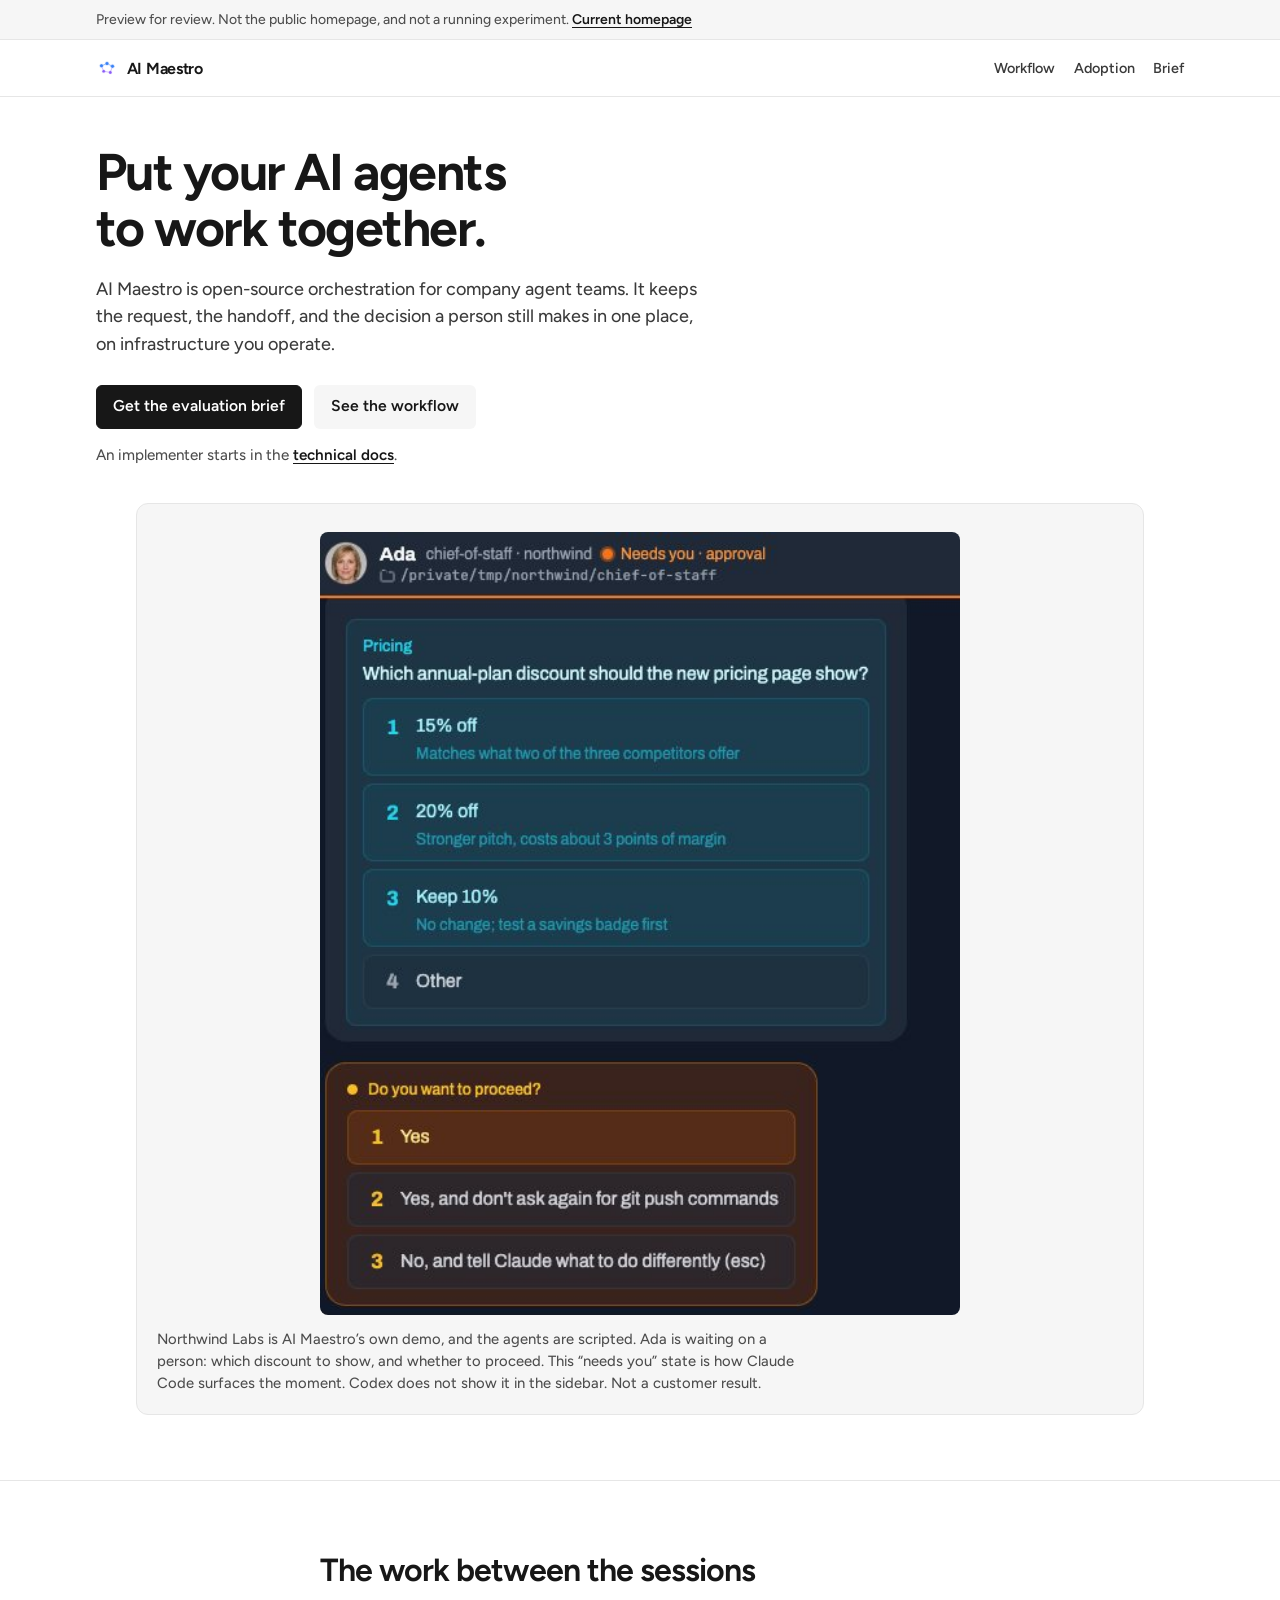
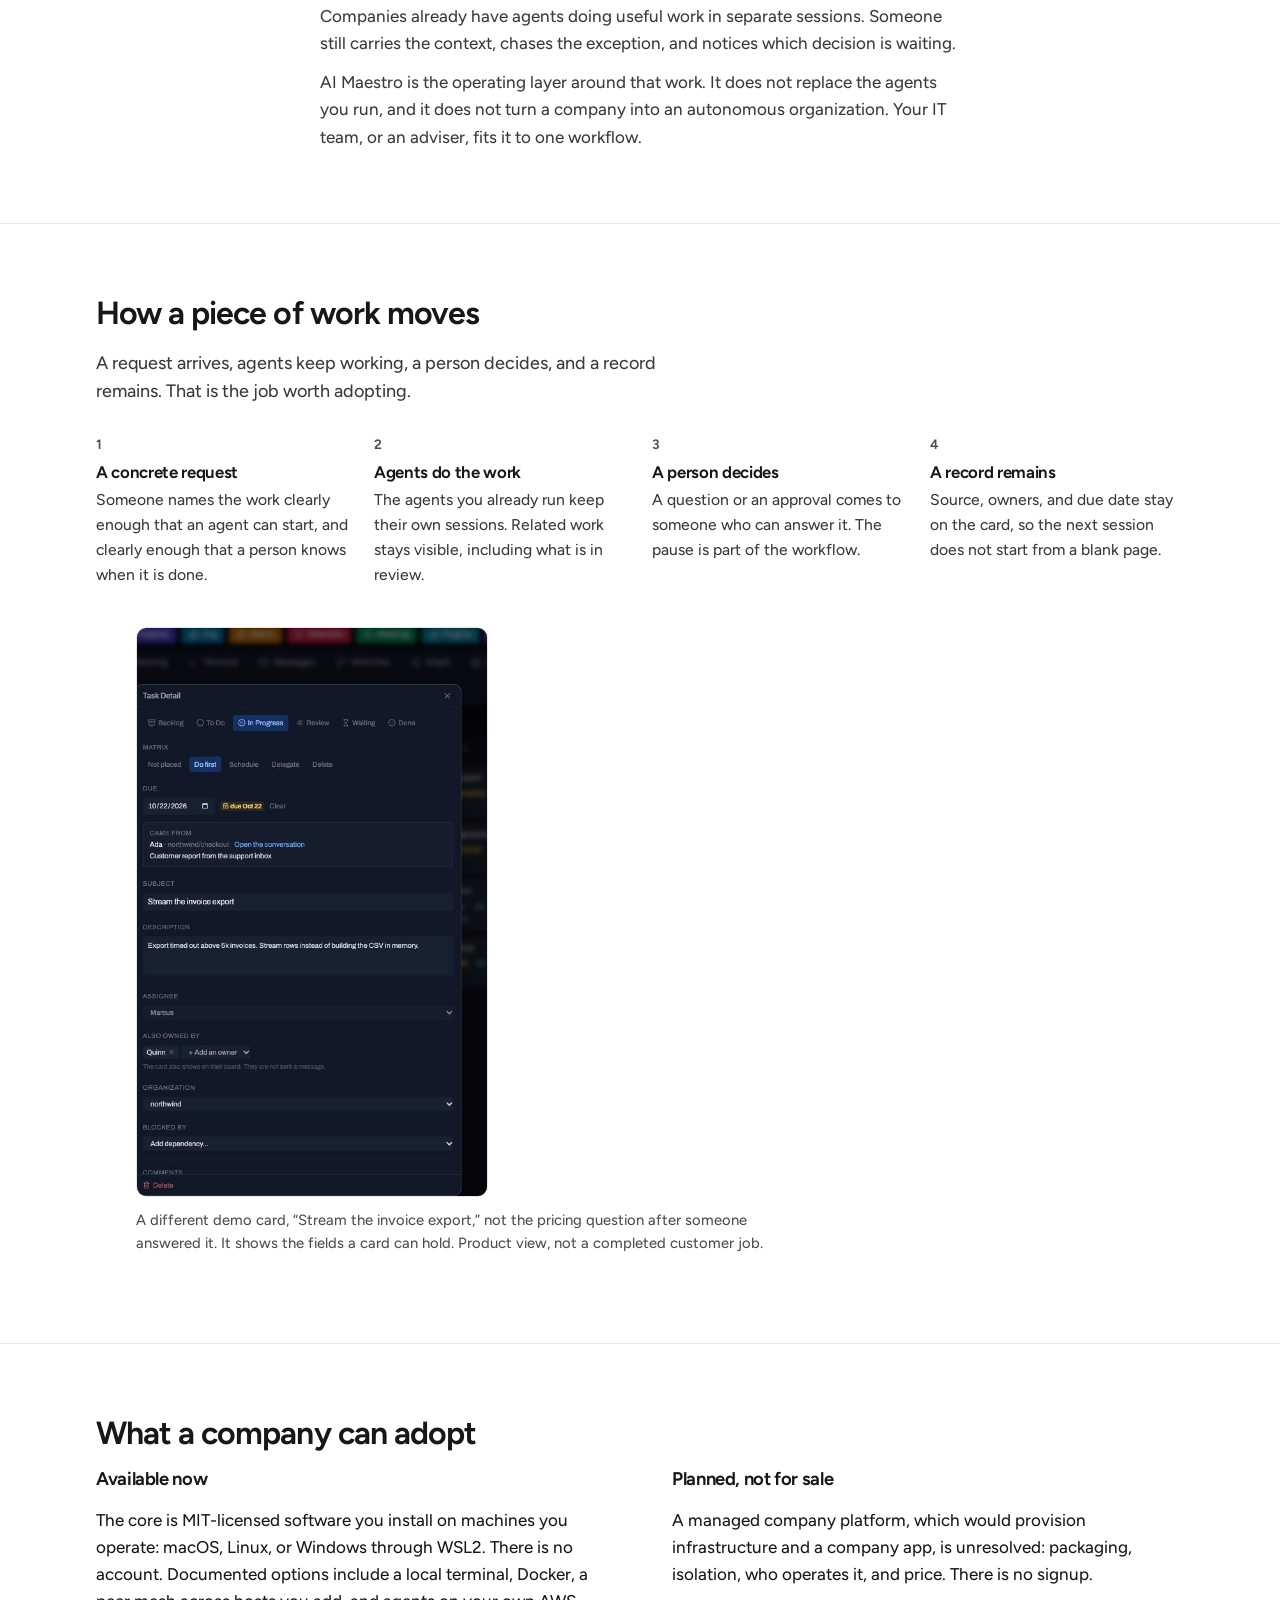
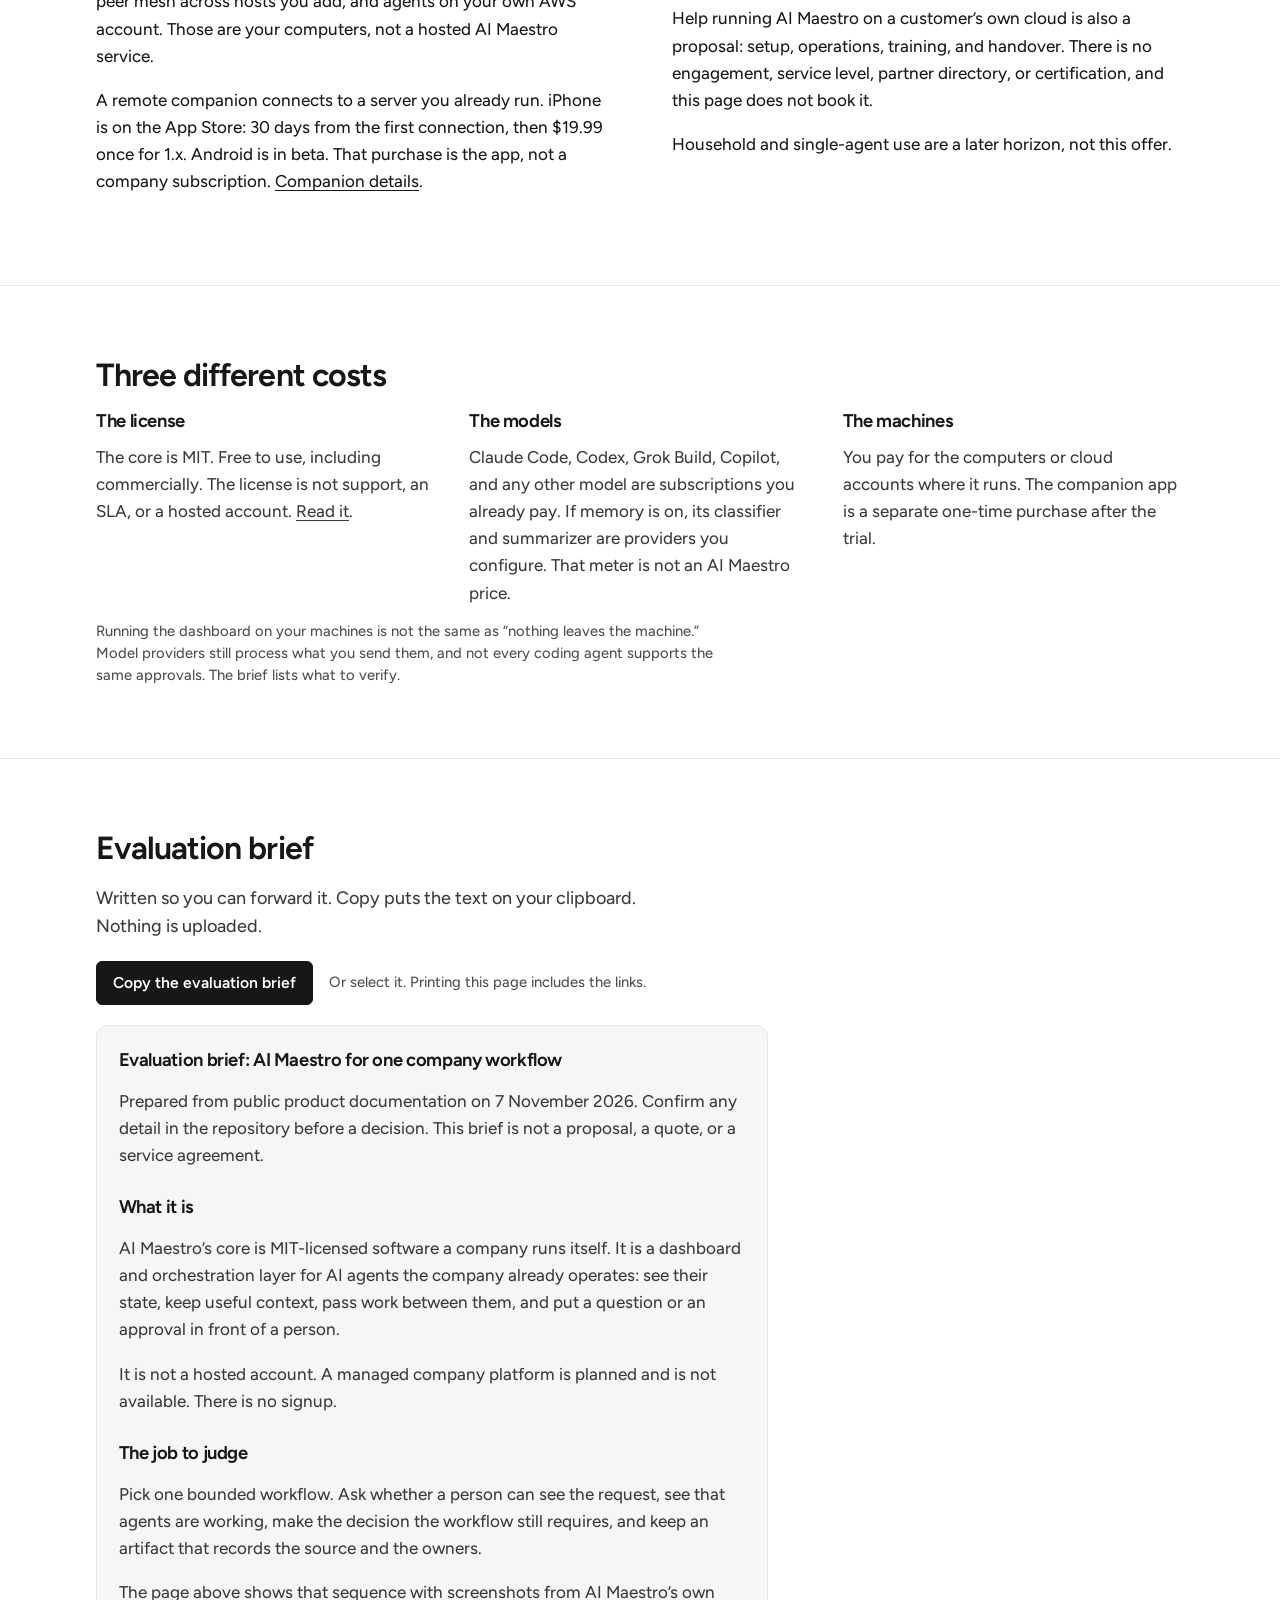
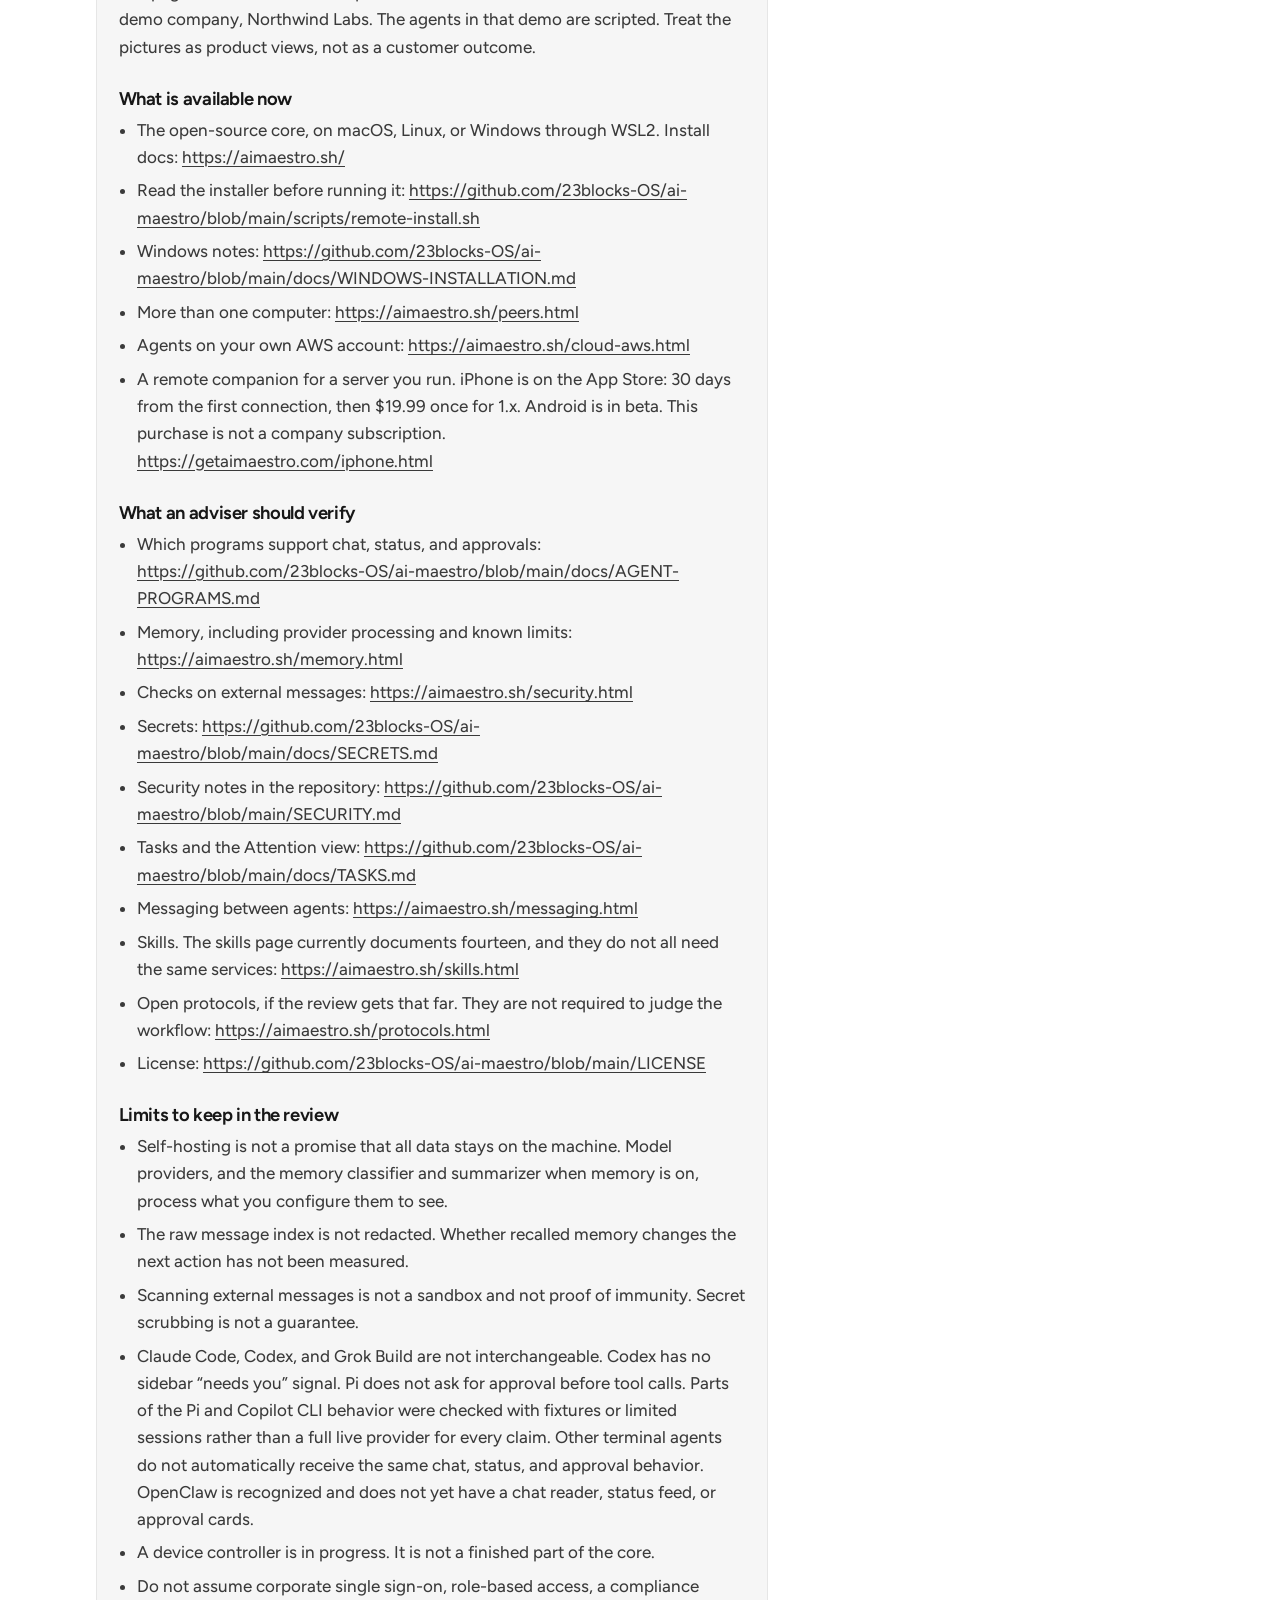
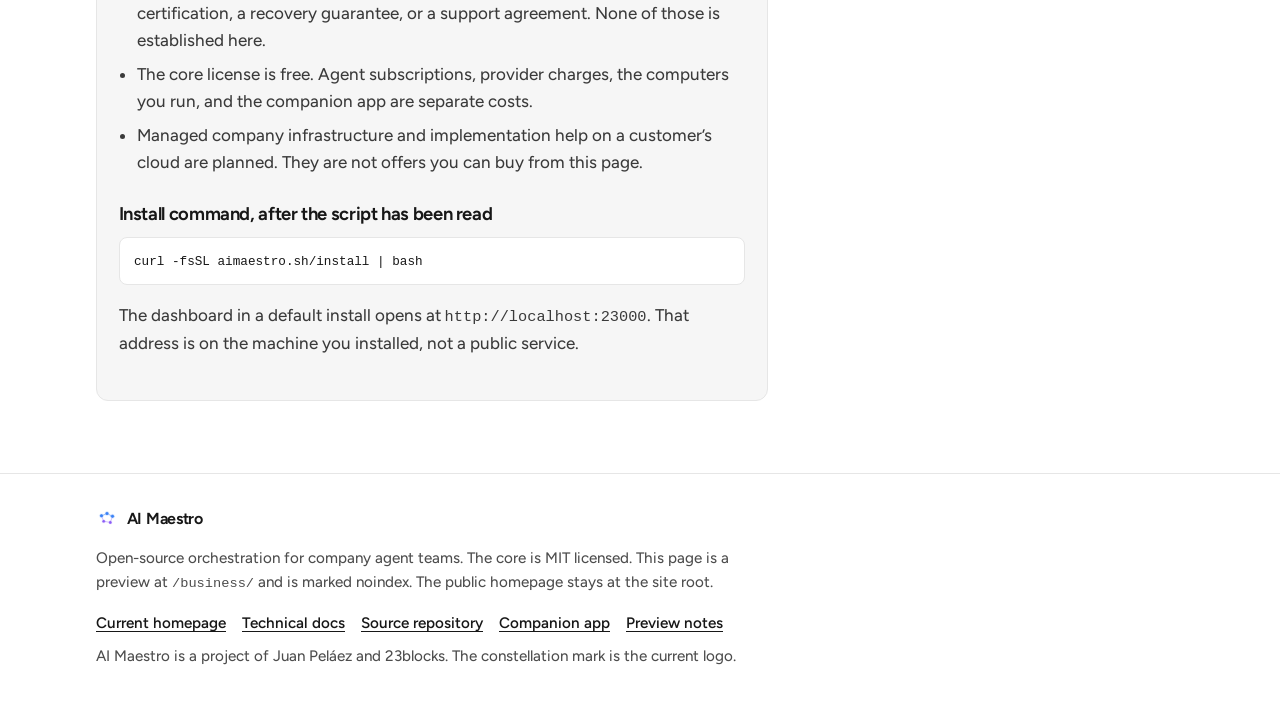
<file: business/index.html>
<!DOCTYPE html>
<html lang="en">
<head>
  <meta charset="utf-8">
  <meta name="viewport" content="width=device-width, initial-scale=1">
  <title>AI Maestro for companies</title>
  <meta name="description" content="Open-source orchestration for company agent teams. See the work, keep the decision with a person, and hand your IT team a brief they can evaluate.">
  <meta name="robots" content="noindex, nofollow">
  <link rel="canonical" href="https://getaimaestro.com/business/">
  <meta name="theme-color" content="#ffffff">
  <meta property="og:type" content="website">
  <meta property="og:url" content="https://getaimaestro.com/business/">
  <meta property="og:title" content="AI Maestro for companies">
  <meta property="og:description" content="Coordinate company agent work on infrastructure you operate. A preview page. The public homepage is unchanged.">
  <meta property="og:site_name" content="AI Maestro">
  <link rel="icon" href="../favicon.svg" type="image/svg+xml">
  <link rel="icon" href="../favicon.ico">
  <link rel="preload" href="fonts/figtree.woff2" as="font" type="font/woff2" crossorigin>
  <link rel="stylesheet" href="fonts/fonts.css">
  <link rel="stylesheet" href="company.css">
</head>
<body data-ab-variant="business" data-ab-exposure="preview-url">
  <a class="skip" href="#content">Skip to content</a>
  <p class="preview-note"><span class="wrap">Preview for review. Not the public homepage, and not a running experiment. <a href="/">Current homepage</a></span></p>

  <!-- site-nav-sync: excluded. scripts/sync-nav.py rewrites only root and blog pages. -->
  <header class="site-header">
    <div class="wrap">
      <a class="brand" href="#content">
        <img src="../logo-constellation.svg" alt="" width="22" height="22">
        AI Maestro
      </a>
      <nav aria-label="On this page">
        <div class="site-nav">
          <a href="#workflow">Workflow</a>
          <a href="#adoption">Adoption</a>
          <a href="#evaluation">Brief</a>
        </div>
      </nav>
    </div>
  </header>

  <main id="content">
    <section class="hero" aria-labelledby="page-title">
      <div class="wrap">
        <h1 id="page-title">Put your AI agents to work together.</h1>
        <p class="lede">AI Maestro is open-source orchestration for company agent teams. It keeps the request, the handoff, and the decision a person still makes in one place, on infrastructure you operate.</p>
        <div class="actions">
          <a class="button" href="#evaluation" data-ab-hook="open-brief" data-ab-intent="engagement">Get the evaluation brief</a>
          <a class="button button-quiet" href="#workflow" data-ab-hook="see-workflow" data-ab-intent="engagement">See the workflow</a>
        </div>
        <p class="quiet-path">An implementer starts in the <a href="https://aimaestro.sh/" data-ab-hook="technical-evaluation" data-ab-intent="secondary">technical docs</a>.</p>
        <figure class="stage">
          <img src="media/person-decides.jpg" width="494" height="604" alt="Chat in the Northwind Labs demo. Ada asks which annual-plan discount the pricing page should show, and whether to proceed with a command.">
          <figcaption>Northwind Labs is AI Maestro’s own demo, and the agents are scripted. Ada is waiting on a person: which discount to show, and whether to proceed. This “needs you” state is how Claude Code surfaces the moment. Codex does not show it in the sidebar. Not a customer result.</figcaption>
        </figure>
      </div>
    </section>

    <section aria-labelledby="job-title">
      <div class="wrap prose">
        <h2 id="job-title">The work between the sessions</h2>
        <p>Companies already have agents doing useful work in separate sessions. Someone still carries the context, chases the exception, and notices which decision is waiting.</p>
        <p>AI Maestro is the operating layer around that work. It does not replace the agents you run, and it does not turn a company into an autonomous organization. Your IT team, or an adviser, fits it to one workflow.</p>
      </div>
    </section>

    <section id="workflow" aria-labelledby="workflow-title">
      <div class="wrap">
        <h2 id="workflow-title">How a piece of work moves</h2>
        <p class="lede">A request arrives, agents keep working, a person decides, and a record remains. That is the job worth adopting.</p>
        <ol class="steps">
          <li>
            <span class="n">1</span>
            <h3>A concrete request</h3>
            <p>Someone names the work clearly enough that an agent can start, and clearly enough that a person knows when it is done.</p>
          </li>
          <li>
            <span class="n">2</span>
            <h3>Agents do the work</h3>
            <p>The agents you already run keep their own sessions. Related work stays visible, including what is in review.</p>
          </li>
          <li>
            <span class="n">3</span>
            <h3>A person decides</h3>
            <p>A question or an approval comes to someone who can answer it. The pause is part of the workflow.</p>
          </li>
          <li>
            <span class="n">4</span>
            <h3>A record remains</h3>
            <p>Source, owners, and due date stay on the card, so the next session does not start from a blank page.</p>
          </li>
        </ol>
        <figure class="record">
          <img src="media/card-record.jpg" width="548" height="888" alt="Task detail for a different Northwind Labs demo card, Stream the invoice export. It shows status, due date, source, subject, and two owners.">
          <figcaption>A different demo card, “Stream the invoice export,” not the pricing question after someone answered it. It shows the fields a card can hold. Product view, not a completed customer job.</figcaption>
        </figure>
      </div>
    </section>

    <section id="adoption" aria-labelledby="adoption-title">
      <div class="wrap">
        <h2 id="adoption-title">What a company can adopt</h2>
        <div class="split">
          <div>
            <h3>Available now</h3>
            <p>The core is MIT-licensed software you install on machines you operate: macOS, Linux, or Windows through WSL2. There is no account. Documented options include a local terminal, Docker, a peer mesh across hosts you add, and agents on your own AWS account. Those are your computers, not a hosted AI Maestro service.</p>
            <p>A remote companion connects to a server you already run. iPhone is on the App Store: 30 days from the first connection, then $19.99 once for 1.x. Android is in beta. That purchase is the app, not a company subscription. <a href="/iphone.html">Companion details</a>.</p>
          </div>
          <div>
            <h3>Planned, not for sale</h3>
            <p>A managed company platform, which would provision infrastructure and a company app, is unresolved: packaging, isolation, who operates it, and price. There is no signup.</p>
            <p>Help running AI Maestro on a customer’s own cloud is also a proposal: setup, operations, training, and handover. There is no engagement, service level, partner directory, or certification, and this page does not book it.</p>
            <p>Household and single-agent use are a later horizon, not this offer.</p>
          </div>
        </div>
      </div>
    </section>

    <section id="costs" aria-labelledby="costs-title">
      <div class="wrap">
        <h2 id="costs-title">Three different costs</h2>
        <div class="costs">
          <article>
            <h3>The license</h3>
            <p>The core is MIT. Free to use, including commercially. The license is not support, an SLA, or a hosted account. <a href="https://github.com/23blocks-OS/ai-maestro/blob/main/LICENSE" data-ab-hook="technical-evaluation" data-ab-intent="secondary">Read it</a>.</p>
          </article>
          <article>
            <h3>The models</h3>
            <p>Claude Code, Codex, Grok Build, Copilot, and any other model are subscriptions you already pay. If memory is on, its classifier and summarizer are providers you configure. That meter is not an AI Maestro price.</p>
          </article>
          <article>
            <h3>The machines</h3>
            <p>You pay for the computers or cloud accounts where it runs. The companion app is a separate one-time purchase after the trial.</p>
          </article>
        </div>
        <p class="note">Running the dashboard on your machines is not the same as “nothing leaves the machine.” Model providers still process what you send them, and not every coding agent supports the same approvals. The brief lists what to verify.</p>
      </div>
    </section>

    <section id="evaluation" aria-labelledby="evaluation-title">
      <div class="wrap">
        <h2 id="evaluation-title">Evaluation brief</h2>
        <p class="lede">Written so you can forward it. Copy puts the text on your clipboard. Nothing is uploaded.</p>
        <div class="copy-row">
          <button type="button" id="copy-brief" data-ab-hook="business-handoff" data-ab-intent="primary">Copy the evaluation brief</button>
          <p class="copy-hint" id="copy-hint">Or select it. Printing this page includes the links.</p>
          <p class="visually-hidden" id="copy-status" role="status"></p>
        </div>

        <article class="brief" id="brief">
          <h3>Evaluation brief: AI Maestro for one company workflow</h3>
          <p>Prepared from public product documentation on 7 November 2026. Confirm any detail in the repository before a decision. This brief is not a proposal, a quote, or a service agreement.</p>

          <h3>What it is</h3>
          <p>AI Maestro’s core is MIT-licensed software a company runs itself. It is a dashboard and orchestration layer for AI agents the company already operates: see their state, keep useful context, pass work between them, and put a question or an approval in front of a person.</p>
          <p>It is not a hosted account. A managed company platform is planned and is not available. There is no signup.</p>

          <h3>The job to judge</h3>
          <p>Pick one bounded workflow. Ask whether a person can see the request, see that agents are working, make the decision the workflow still requires, and keep an artifact that records the source and the owners.</p>
          <p>The page above shows that sequence with screenshots from AI Maestro’s own demo company, Northwind Labs. The agents in that demo are scripted. Treat the pictures as product views, not as a customer outcome.</p>

          <h3>What is available now</h3>
          <ul>
            <li>The open-source core, on macOS, Linux, or Windows through WSL2. Install docs: <a href="https://aimaestro.sh/" data-ab-hook="technical-evaluation" data-ab-intent="secondary">https://aimaestro.sh/</a></li>
            <li>Read the installer before running it: <a href="https://github.com/23blocks-OS/ai-maestro/blob/main/scripts/remote-install.sh" data-ab-hook="technical-evaluation" data-ab-intent="secondary">https://github.com/23blocks-OS/ai-maestro/blob/main/scripts/remote-install.sh</a></li>
            <li>Windows notes: <a href="https://github.com/23blocks-OS/ai-maestro/blob/main/docs/WINDOWS-INSTALLATION.md" data-ab-hook="technical-evaluation" data-ab-intent="secondary">https://github.com/23blocks-OS/ai-maestro/blob/main/docs/WINDOWS-INSTALLATION.md</a></li>
            <li>More than one computer: <a href="https://aimaestro.sh/peers.html" data-ab-hook="technical-evaluation" data-ab-intent="secondary">https://aimaestro.sh/peers.html</a></li>
            <li>Agents on your own AWS account: <a href="https://aimaestro.sh/cloud-aws.html" data-ab-hook="technical-evaluation" data-ab-intent="secondary">https://aimaestro.sh/cloud-aws.html</a></li>
            <li>A remote companion for a server you run. iPhone is on the App Store: 30 days from the first connection, then $19.99 once for 1.x. Android is in beta. This purchase is not a company subscription. <a href="https://getaimaestro.com/iphone.html">https://getaimaestro.com/iphone.html</a></li>
          </ul>

          <h3>What an adviser should verify</h3>
          <ul>
            <li>Which programs support chat, status, and approvals: <a href="https://github.com/23blocks-OS/ai-maestro/blob/main/docs/AGENT-PROGRAMS.md" data-ab-hook="technical-evaluation" data-ab-intent="secondary">https://github.com/23blocks-OS/ai-maestro/blob/main/docs/AGENT-PROGRAMS.md</a></li>
            <li>Memory, including provider processing and known limits: <a href="https://aimaestro.sh/memory.html" data-ab-hook="technical-evaluation" data-ab-intent="secondary">https://aimaestro.sh/memory.html</a></li>
            <li>Checks on external messages: <a href="https://aimaestro.sh/security.html" data-ab-hook="technical-evaluation" data-ab-intent="secondary">https://aimaestro.sh/security.html</a></li>
            <li>Secrets: <a href="https://github.com/23blocks-OS/ai-maestro/blob/main/docs/SECRETS.md" data-ab-hook="technical-evaluation" data-ab-intent="secondary">https://github.com/23blocks-OS/ai-maestro/blob/main/docs/SECRETS.md</a></li>
            <li>Security notes in the repository: <a href="https://github.com/23blocks-OS/ai-maestro/blob/main/SECURITY.md" data-ab-hook="technical-evaluation" data-ab-intent="secondary">https://github.com/23blocks-OS/ai-maestro/blob/main/SECURITY.md</a></li>
            <li>Tasks and the Attention view: <a href="https://github.com/23blocks-OS/ai-maestro/blob/main/docs/TASKS.md" data-ab-hook="technical-evaluation" data-ab-intent="secondary">https://github.com/23blocks-OS/ai-maestro/blob/main/docs/TASKS.md</a></li>
            <li>Messaging between agents: <a href="https://aimaestro.sh/messaging.html" data-ab-hook="technical-evaluation" data-ab-intent="secondary">https://aimaestro.sh/messaging.html</a></li>
            <li>Skills. The skills page currently documents fourteen, and they do not all need the same services: <a href="https://aimaestro.sh/skills.html" data-ab-hook="technical-evaluation" data-ab-intent="secondary">https://aimaestro.sh/skills.html</a></li>
            <li>Open protocols, if the review gets that far. They are not required to judge the workflow: <a href="https://aimaestro.sh/protocols.html" data-ab-hook="technical-evaluation" data-ab-intent="secondary">https://aimaestro.sh/protocols.html</a></li>
            <li>License: <a href="https://github.com/23blocks-OS/ai-maestro/blob/main/LICENSE" data-ab-hook="technical-evaluation" data-ab-intent="secondary">https://github.com/23blocks-OS/ai-maestro/blob/main/LICENSE</a></li>
          </ul>

          <h3>Limits to keep in the review</h3>
          <ul>
            <li>Self-hosting is not a promise that all data stays on the machine. Model providers, and the memory classifier and summarizer when memory is on, process what you configure them to see.</li>
            <li>The raw message index is not redacted. Whether recalled memory changes the next action has not been measured.</li>
            <li>Scanning external messages is not a sandbox and not proof of immunity. Secret scrubbing is not a guarantee.</li>
            <li>Claude Code, Codex, and Grok Build are not interchangeable. Codex has no sidebar “needs you” signal. Pi does not ask for approval before tool calls. Parts of the Pi and Copilot CLI behavior were checked with fixtures or limited sessions rather than a full live provider for every claim. Other terminal agents do not automatically receive the same chat, status, and approval behavior. OpenClaw is recognized and does not yet have a chat reader, status feed, or approval cards.</li>
            <li>A device controller is in progress. It is not a finished part of the core.</li>
            <li>Do not assume corporate single sign-on, role-based access, a compliance certification, a recovery guarantee, or a support agreement. None of those is established here.</li>
            <li>The core license is free. Agent subscriptions, provider charges, the computers you run, and the companion app are separate costs.</li>
            <li>Managed company infrastructure and implementation help on a customer’s cloud are planned. They are not offers you can buy from this page.</li>
          </ul>

          <h3>Install command, after the script has been read</h3>
          <pre><code>curl -fsSL aimaestro.sh/install | bash</code></pre>
          <p>The dashboard in a default install opens at <span class="mono">http://localhost:23000</span>. That address is on the machine you installed, not a public service.</p>
        </article>
      </div>
    </section>
  </main>

  <footer class="site-footer">
    <div class="wrap">
      <a class="brand" href="#content">
        <img src="../logo-constellation.svg" alt="" width="22" height="22">
        AI Maestro
      </a>
      <p>Open-source orchestration for company agent teams. The core is MIT licensed. This page is a preview at <span class="mono">/business/</span> and is marked noindex. The public homepage stays at the site root.</p>
      <div class="footer-links">
        <a href="/">Current homepage</a>
        <a href="https://aimaestro.sh/" data-ab-hook="technical-evaluation" data-ab-intent="secondary">Technical docs</a>
        <a href="https://github.com/23blocks-OS/ai-maestro" data-ab-hook="technical-evaluation" data-ab-intent="secondary">Source repository</a>
        <a href="/iphone.html">Companion app</a>
        <a href="README.md">Preview notes</a>
      </div>
      <p>AI Maestro is a project of Juan Peláez and 23blocks. The constellation mark is the current logo.</p>
    </div>
  </footer>
  <script src="company.js"></script>
</body>
</html>
</file>
<file: business/fonts/fonts.css>
/* Figtree, SIL Open Font License, Latin variable file.
   Self-hosted. This page does not request a font host. */

@font-face {
  font-family: "Figtree";
  font-style: normal;
  font-weight: 300 900;
  font-display: swap;
  src: url("figtree.woff2") format("woff2");
}
</file>
<file: business/company.css>
:root {
  --canvas: #ffffff;
  --ink: #171717;
  --ink-soft: #3a3a3a;
  --muted: #4d4d4d;
  --line: #e6e6e6;
  --fill: #f6f6f6;
  --fill-strong: #efefef;
  --sans: "Figtree", "Segoe UI", sans-serif;
  --mono: ui-monospace, "SFMono-Regular", Menlo, Consolas, monospace;
  --column: 68rem;
  --pad: clamp(1.25rem, 4vw, 2.5rem);
  --space-1: 0.5rem;
  --space-2: 0.75rem;
  --space-3: 1rem;
  --space-4: 1.5rem;
  --space-5: 2rem;
  --space-6: 3rem;
  --space-7: 4.5rem;
}

*,
*::before,
*::after {
  box-sizing: border-box;
}

html {
  scroll-behavior: smooth;
  scroll-padding-top: 4.25rem;
}

body {
  margin: 0;
  background: var(--canvas);
  color: var(--ink);
  font-family: var(--sans);
  font-size: 1.0625rem;
  font-weight: 450;
  line-height: 1.6;
  text-rendering: optimizeLegibility;
}

img {
  max-width: 100%;
  height: auto;
}

a {
  color: inherit;
  text-underline-offset: 0.18em;
}

:focus {
  outline: none;
}

:focus-visible {
  outline: 2px solid var(--ink);
  outline-offset: 3px;
}

::selection {
  background: #e7e7e7;
  color: var(--ink);
}

.skip {
  position: absolute;
  left: var(--pad);
  top: 0.5rem;
  transform: translateY(-150%);
  background: var(--ink);
  color: #fff;
  padding: 0.55rem 0.8rem;
  z-index: 20;
  text-decoration: none;
  border-radius: 6px;
}

.skip:focus {
  transform: none;
}

.wrap {
  width: min(var(--column), calc(100% - (var(--pad) * 2)));
  margin-inline: auto;
}

.preview-note {
  margin: 0;
  background: var(--fill);
  color: var(--muted);
  font-size: 0.875rem;
  line-height: 1.45;
  border-bottom: 1px solid var(--line);
  padding: 0.6rem max(var(--pad), calc((100% - var(--column)) / 2));
}

.preview-note .wrap {
  display: block;
  width: auto;
  margin: 0;
  padding: 0;
}

.preview-note a {
  color: var(--ink);
  font-weight: 600;
}

.site-header {
  position: sticky;
  top: 0;
  z-index: 10;
  background: #ffffff;
  border-bottom: 1px solid var(--line);
}

.site-header .wrap {
  display: flex;
  align-items: center;
  justify-content: space-between;
  gap: 1rem;
  min-height: 3.5rem;
}

.brand {
  display: inline-flex;
  align-items: center;
  gap: 0.55rem;
  color: var(--ink);
  text-decoration: none;
  font-weight: 650;
  font-size: 1rem;
  letter-spacing: -0.02em;
}

.brand img {
  width: 22px;
  height: 22px;
}

.site-nav {
  display: flex;
  flex-wrap: wrap;
  gap: 0.25rem 1.15rem;
}

.site-nav a {
  color: var(--ink-soft);
  text-decoration: none;
  font-size: 0.9rem;
  font-weight: 550;
  padding: 0.35rem 0;
}

.site-nav a:hover {
  color: var(--ink);
}

main section {
  padding: var(--space-7) 0;
  scroll-margin-top: 0;
}

main section + section {
  border-top: 1px solid var(--line);
}

.hero {
  padding-top: var(--space-6);
  padding-bottom: var(--space-6);
}

h1,
h2,
h3 {
  font-weight: 650;
  letter-spacing: -0.03em;
  line-height: 1.12;
  text-wrap: balance;
  margin: 0;
}

h1 {
  max-width: 12em;
  font-size: clamp(2.15rem, 1.15rem + 2.6vw, 3.55rem);
  font-weight: 680;
  line-height: 1.08;
}

h2 {
  max-width: 16em;
  font-size: clamp(1.7rem, 1.2rem + 1vw, 2.15rem);
  margin-bottom: 0.85rem;
}

h3 {
  font-size: 1.15rem;
  letter-spacing: -0.02em;
  margin: 1.75rem 0 0.4rem;
}

.lede {
  max-width: 38rem;
  margin: 1.15rem 0 0;
  color: var(--ink-soft);
  font-size: 1.125rem;
  line-height: 1.55;
}

.prose {
  max-width: 40rem;
}

.prose p,
.stack p,
.costs p {
  margin: 0.75rem 0 0;
  color: var(--ink-soft);
}

.actions {
  display: flex;
  flex-wrap: wrap;
  align-items: center;
  gap: 0.6rem 0.75rem;
  margin-top: 1.6rem;
}

.button,
.copy-row button {
  display: inline-flex;
  align-items: center;
  justify-content: center;
  min-height: 44px;
  padding: 0.55rem 1rem;
  border-radius: 6px;
  border: 1px solid var(--ink);
  background: var(--ink);
  color: #fff;
  font: inherit;
  font-weight: 600;
  font-size: 0.98rem;
  line-height: 1.2;
  text-decoration: none;
  cursor: pointer;
}

.button:hover,
.copy-row button:hover {
  background: #2a2a2a;
}

.button-quiet {
  background: var(--fill);
  color: var(--ink);
  border-color: transparent;
}

.button-quiet:hover {
  background: var(--fill-strong);
  color: var(--ink);
}

.quiet-path {
  margin: 0.9rem 0 0;
  color: var(--muted);
  font-size: 0.95rem;
}

.quiet-path a {
  color: var(--ink);
  font-weight: 600;
}

.stage {
  margin-top: 2.25rem;
  background: var(--fill);
  border: 1px solid var(--line);
  border-radius: 12px;
  padding: 1.75rem 1.25rem 1.25rem;
}

.stage img {
  display: block;
  width: min(100%, 40rem);
  margin-inline: auto;
  border-radius: 8px;
  background: #141414;
}

figcaption,
.note {
  max-width: 40rem;
  margin: 0.8rem 0 0;
  color: var(--muted);
  font-size: 0.925rem;
  line-height: 1.5;
}

.steps {
  list-style: none;
  display: grid;
  grid-template-columns: repeat(4, minmax(0, 1fr));
  gap: 1.5rem;
  margin: 1.75rem 0 0;
  padding: 0;
}

.steps li {
  min-width: 0;
}

.steps .n {
  display: block;
  margin-bottom: 0.45rem;
  font-size: 0.85rem;
  font-weight: 650;
  letter-spacing: 0.02em;
  color: var(--muted);
}

.steps h3 {
  margin: 0 0 0.35rem;
  font-size: 1.05rem;
}

.steps p {
  margin: 0;
  color: var(--ink-soft);
  font-size: 0.98rem;
}

.record {
  margin-top: 2.5rem;
}

.record img {
  display: block;
  width: min(100%, 22rem);
  border: 1px solid var(--line);
  border-radius: 10px;
  background: #141414;
}

.split {
  display: grid;
  grid-template-columns: 1fr 1fr;
  gap: 2.5rem 4rem;
  margin-top: 0.5rem;
}

.split h3:first-child,
.costs h3:first-child {
  margin-top: 0.25rem;
}

.costs {
  display: grid;
  grid-template-columns: repeat(3, minmax(0, 1fr));
  gap: 1.5rem 2rem;
  margin-top: 0.5rem;
}

.copy-row {
  display: flex;
  flex-wrap: wrap;
  align-items: center;
  gap: 0.75rem 1rem;
  margin-top: 1.25rem;
}

.copy-hint {
  margin: 0;
  color: var(--muted);
  font-size: 0.925rem;
}

.brief {
  max-width: 42rem;
  margin-top: 1.25rem;
  padding: 1.5rem 1.35rem 1.6rem;
  background: var(--fill);
  border: 1px solid var(--line);
  border-radius: 12px;
}

.brief h3:first-child {
  margin-top: 0;
}

.brief p,
.brief li {
  color: var(--ink-soft);
  overflow-wrap: anywhere;
}

.brief ul {
  margin: 0.45rem 0 0;
  padding-left: 1.15rem;
}

.brief li + li {
  margin-top: 0.4rem;
}

code,
.mono {
  font-family: var(--mono);
  font-size: 0.9em;
}

pre {
  max-width: 100%;
  margin: 0.75rem 0 0;
  padding: 0.8rem 0.9rem;
  overflow-x: auto;
  background: #fff;
  border: 1px solid var(--line);
  border-radius: 8px;
  font-family: var(--mono);
  font-size: 0.88rem;
  line-height: 1.5;
  color: var(--ink);
}

.site-footer {
  border-top: 1px solid var(--line);
  padding: 2rem 0 2.75rem;
  color: var(--muted);
  font-size: 0.95rem;
}

.site-footer p {
  max-width: 40rem;
  margin: 0.55rem 0 0;
}

.footer-links {
  display: flex;
  flex-wrap: wrap;
  gap: 0.4rem 1rem;
  margin-top: 1rem;
}

.footer-links a {
  color: var(--ink);
  font-weight: 550;
}

.visually-hidden {
  position: absolute;
  width: 1px;
  height: 1px;
  padding: 0;
  margin: -1px;
  overflow: hidden;
  clip: rect(0, 0, 0, 0);
  white-space: nowrap;
  border: 0;
}

@media (max-width: 860px) {
  .steps,
  .costs,
  .split {
    grid-template-columns: 1fr;
    gap: 1.35rem;
  }
}

@media (max-width: 640px) {
  .site-header .wrap {
    flex-direction: column;
    align-items: flex-start;
    padding-top: 0.7rem;
    padding-bottom: 0.7rem;
  }
}

@media (max-width: 420px) {
  .actions,
  .copy-row {
    align-items: stretch;
  }

  .button,
  .copy-row button {
    width: 100%;
  }
}

@media (prefers-reduced-motion: reduce) {
  html {
    scroll-behavior: auto;
  }

  *,
  *::before,
  *::after {
    transition: none !important;
    animation: none !important;
  }
}

@media print {
  .preview-note,
  .site-header,
  .copy-row,
  .skip {
    display: none;
  }

  a[href^="http"]::after {
    content: " (" attr(href) ")";
    font-size: 0.85em;
  }
}
</file>
